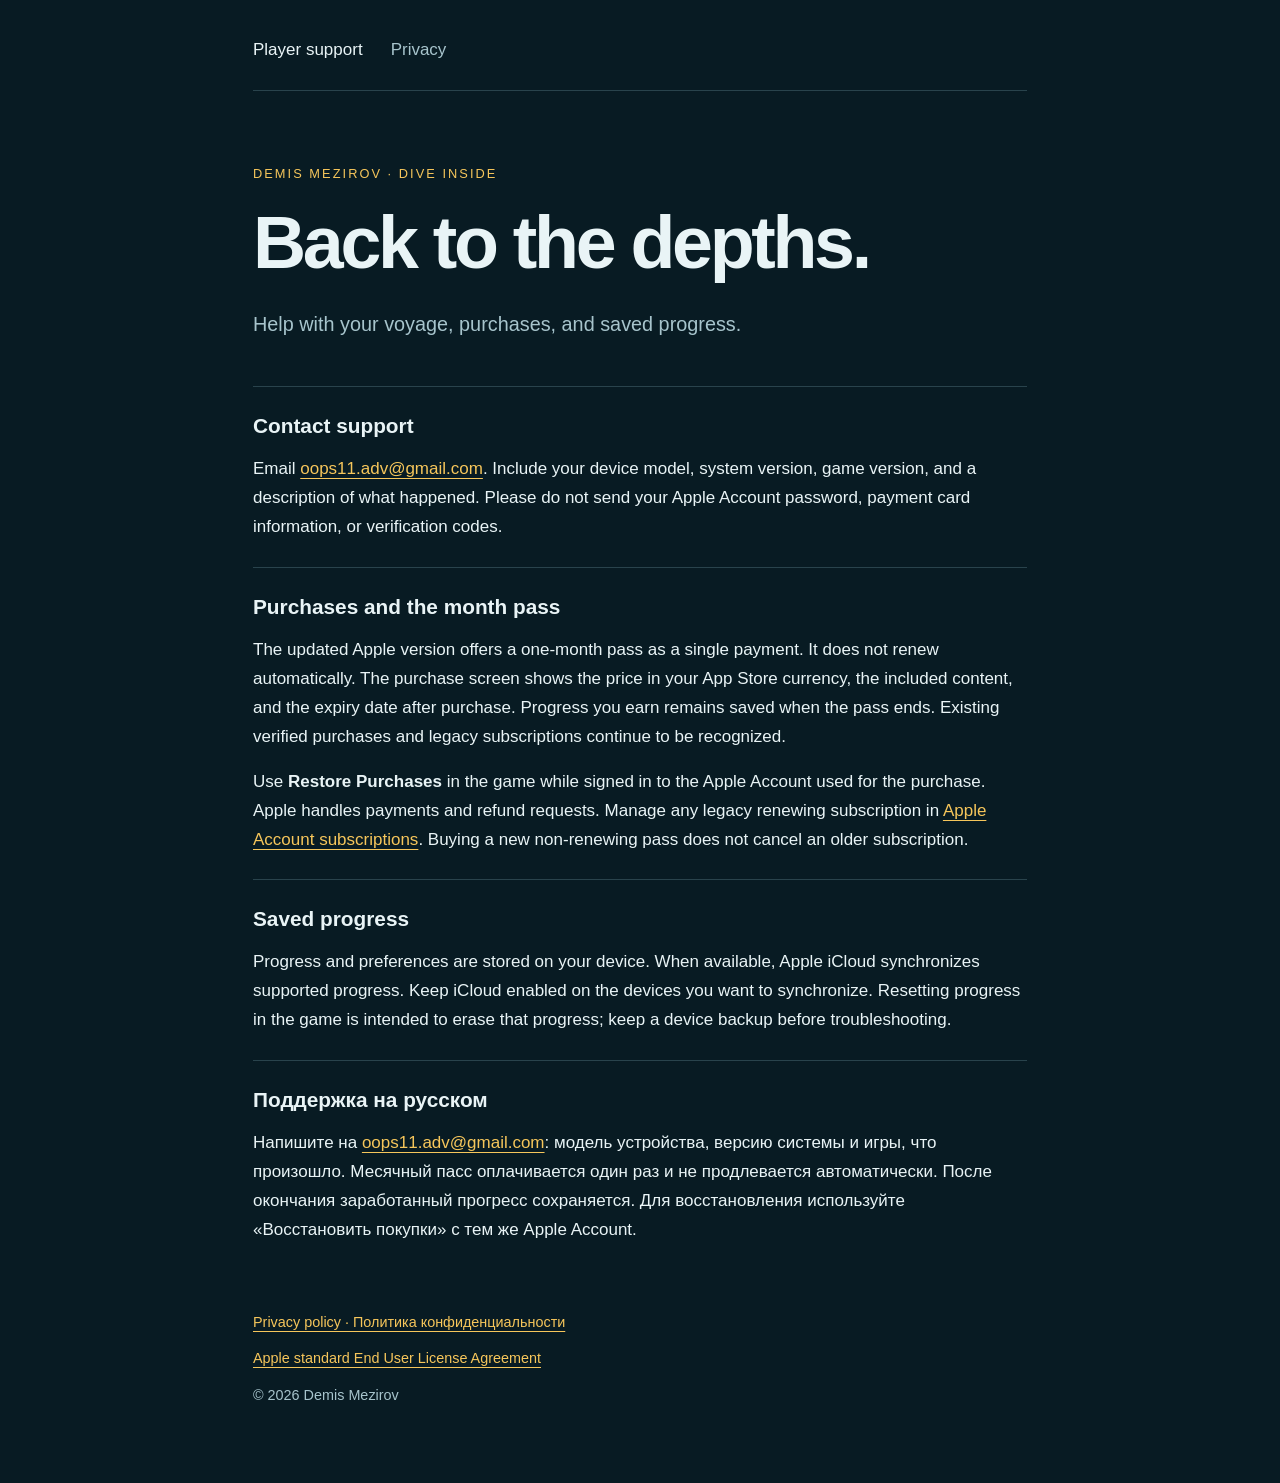
<file: index.html>
<!doctype html>
<html lang="en"><head><meta charset="utf-8"><meta name="viewport" content="width=device-width,initial-scale=1"><title>Dive Inside — Player support</title><link rel="stylesheet" href="style.css"><meta name="description" content="Official player support and privacy information for Dive Inside by Demis Mezirov."></head>
<body><main><nav><a href="index.html" aria-current="page">Player support</a><a href="privacy.html">Privacy</a></nav><p class="eyebrow">DEMIS MEZIROV · DIVE INSIDE</p><h1>Back to the depths.</h1><p class="intro">Help with your voyage, purchases, and saved progress.</p><section><h2>Contact support</h2><p>Email <a href="mailto:oops11.adv@gmail.com">oops11.adv@gmail.com</a>. Include your device model, system version, game version, and a description of what happened. Please do not send your Apple Account password, payment card information, or verification codes.</p></section><section><h2>Purchases and the month pass</h2><p>The updated Apple version offers a one-month pass as a single payment. It does not renew automatically. The purchase screen shows the price in your App Store currency, the included content, and the expiry date after purchase. Progress you earn remains saved when the pass ends. Existing verified purchases and legacy subscriptions continue to be recognized.</p><p>Use <strong>Restore Purchases</strong> in the game while signed in to the Apple Account used for the purchase. Apple handles payments and refund requests. Manage any legacy renewing subscription in <a href="https://apps.apple.com/account/subscriptions">Apple Account subscriptions</a>. Buying a new non-renewing pass does not cancel an older subscription.</p></section><section><h2>Saved progress</h2><p>Progress and preferences are stored on your device. When available, Apple iCloud synchronizes supported progress. Keep iCloud enabled on the devices you want to synchronize. Resetting progress in the game is intended to erase that progress; keep a device backup before troubleshooting.</p></section><section lang="ru"><h2>Поддержка на русском</h2><p>Напишите на <a href="mailto:oops11.adv@gmail.com">oops11.adv@gmail.com</a>: модель устройства, версию системы и игры, что произошло. Месячный пасс оплачивается один раз и не продлевается автоматически. После окончания заработанный прогресс сохраняется. Для восстановления используйте «Восстановить покупки» с тем же Apple Account.</p></section><footer><p><a href="privacy.html">Privacy policy · Политика конфиденциальности</a></p><p><a href="https://www.apple.com/legal/internet-services/itunes/dev/stdeula/">Apple standard End User License Agreement</a></p><p>© 2026 Demis Mezirov</p></footer></main></body></html>
</file>
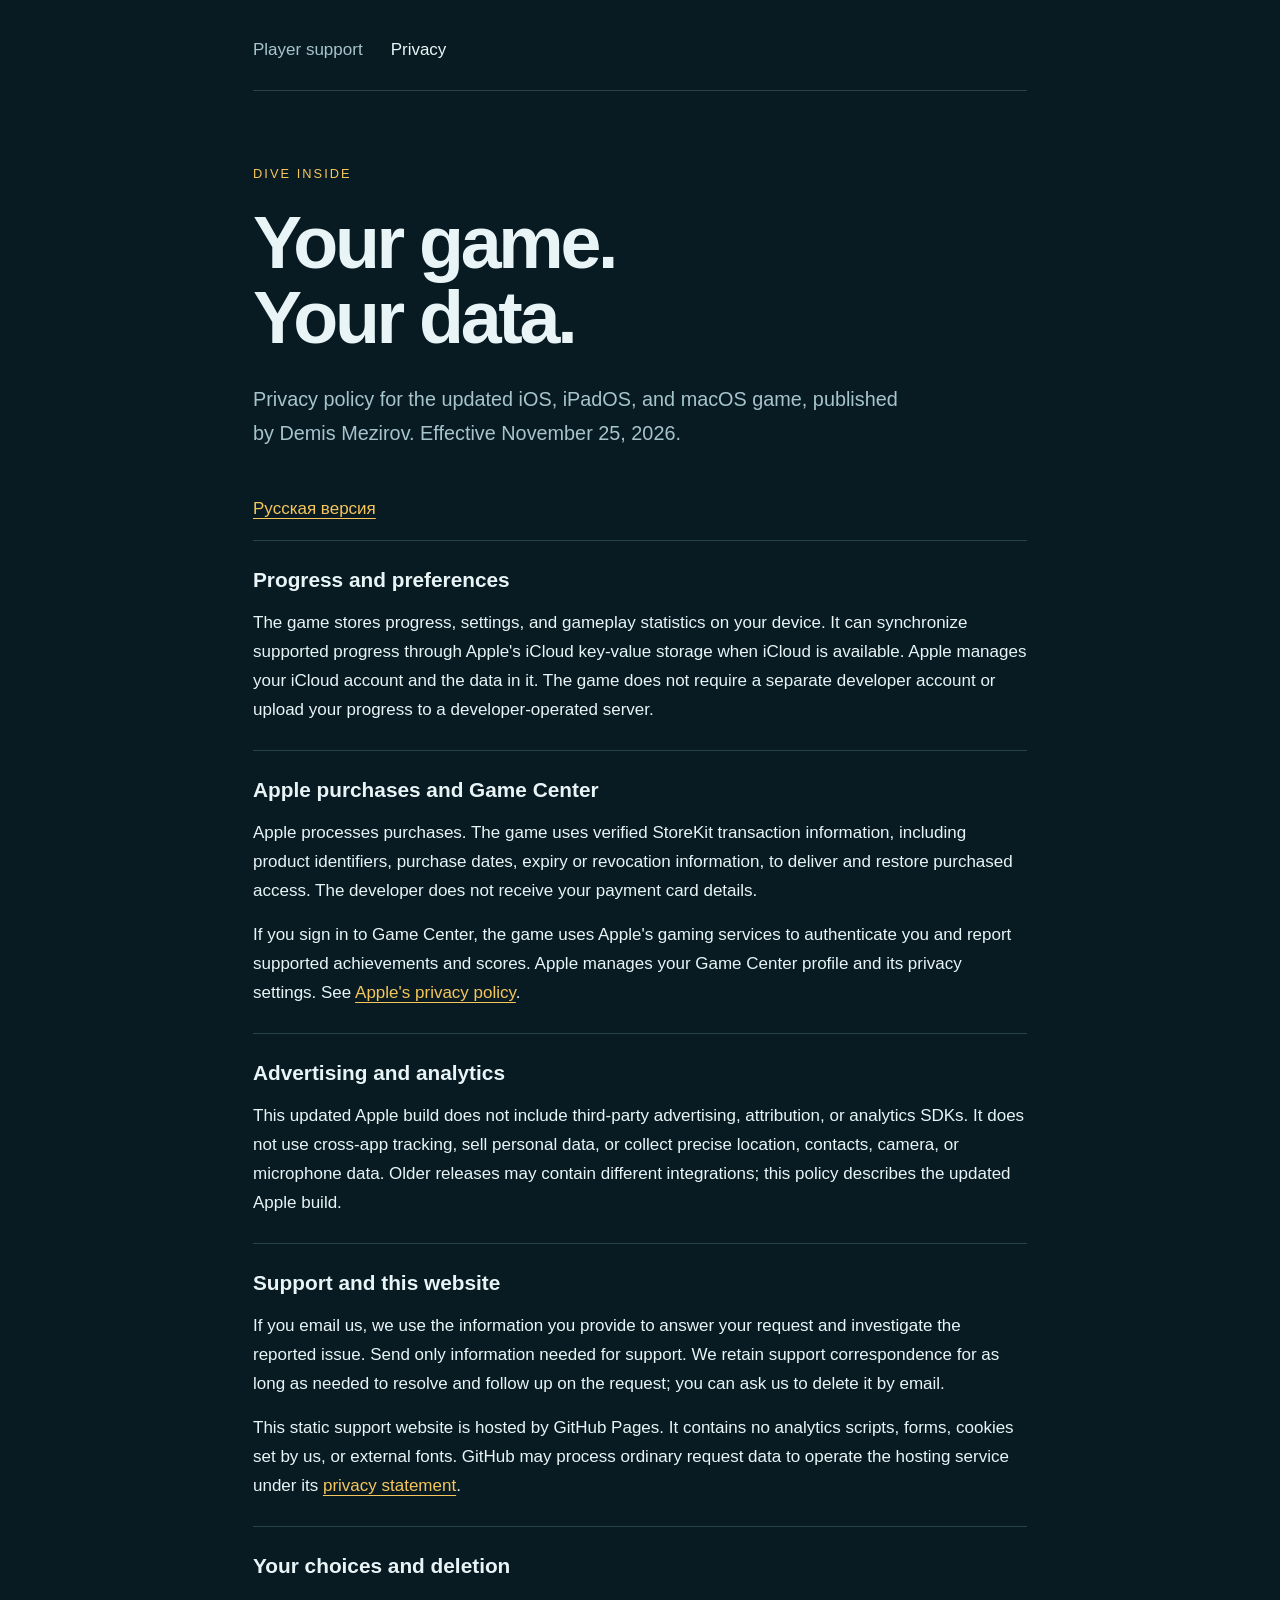
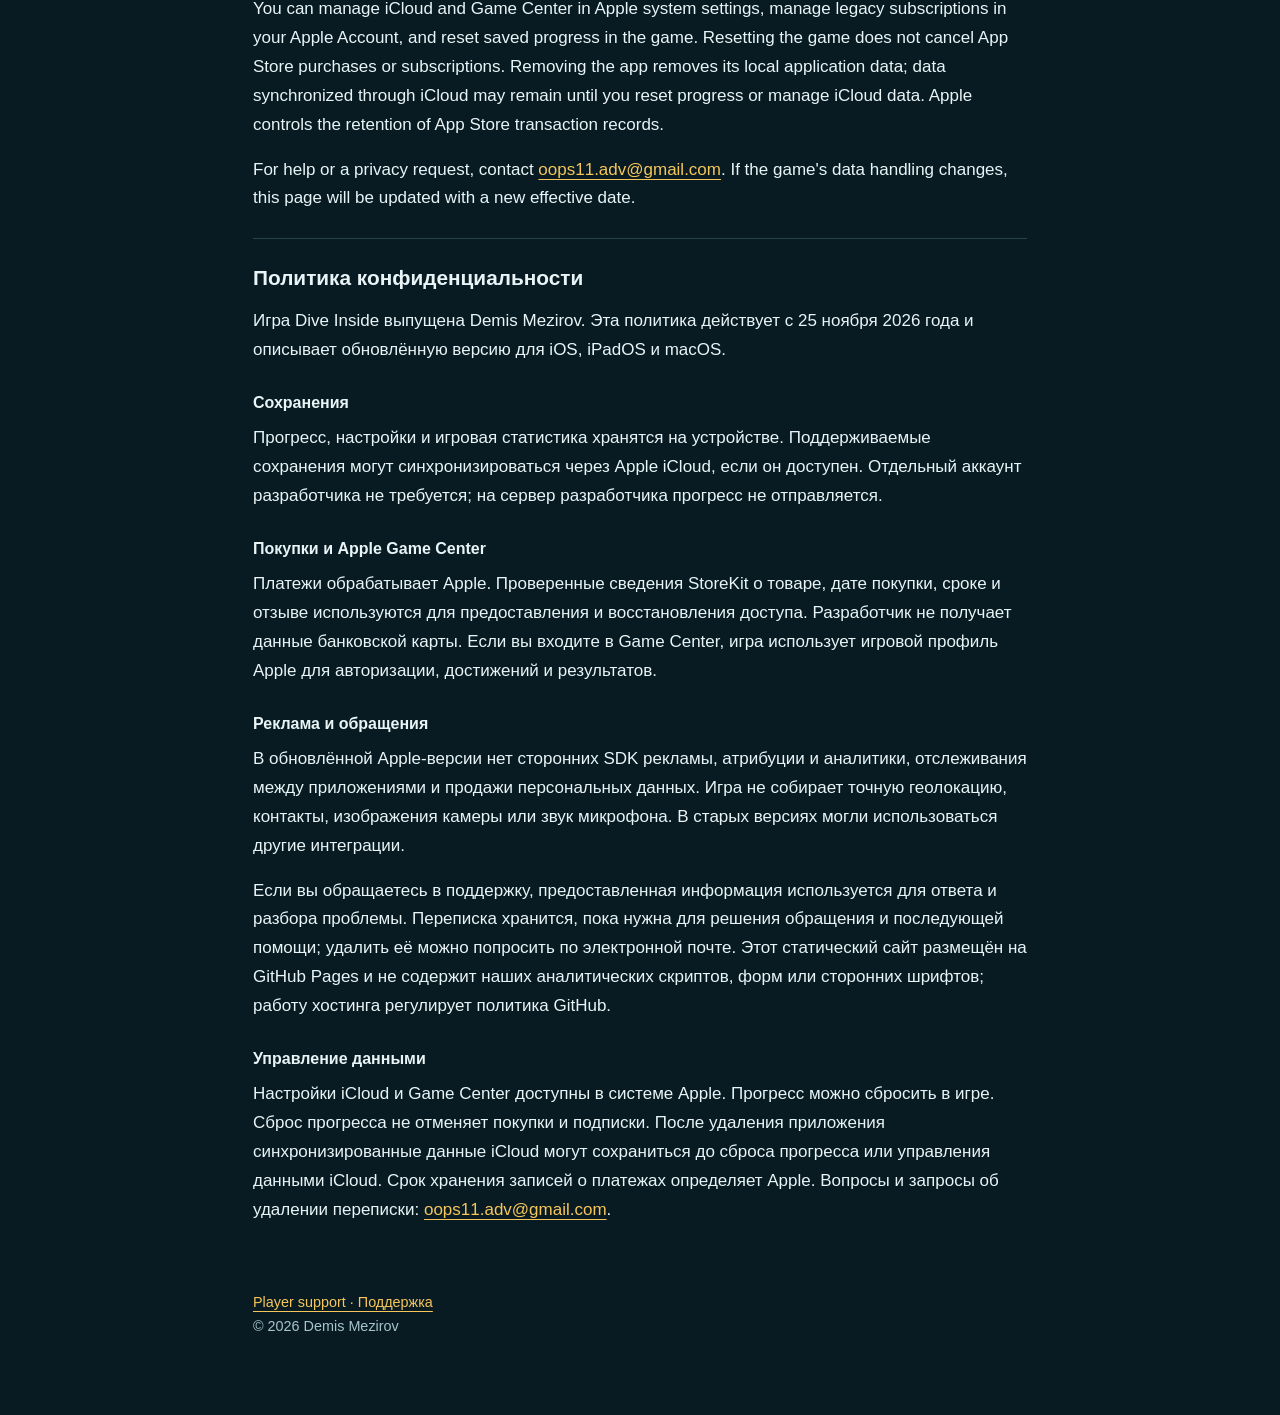
<file: privacy.html>
<!doctype html>
<html lang="en"><head><meta charset="utf-8"><meta name="viewport" content="width=device-width,initial-scale=1"><title>Dive Inside — Privacy policy</title><link rel="stylesheet" href="style.css"><meta name="description" content="Privacy policy for the modern iOS, iPadOS and macOS version of Dive Inside."></head>
<body><main><nav><a href="index.html">Player support</a><a href="privacy.html" aria-current="page">Privacy</a></nav><p class="eyebrow">DIVE INSIDE</p><h1>Your game.<br>Your data.</h1><p class="intro">Privacy policy for the updated iOS, iPadOS, and macOS game, published by Demis Mezirov. Effective November 25, 2026.</p><p><a href="#russian">Русская версия</a></p><section><h2>Progress and preferences</h2><p>The game stores progress, settings, and gameplay statistics on your device. It can synchronize supported progress through Apple's iCloud key-value storage when iCloud is available. Apple manages your iCloud account and the data in it. The game does not require a separate developer account or upload your progress to a developer-operated server.</p></section><section><h2>Apple purchases and Game Center</h2><p>Apple processes purchases. The game uses verified StoreKit transaction information, including product identifiers, purchase dates, expiry or revocation information, to deliver and restore purchased access. The developer does not receive your payment card details.</p><p>If you sign in to Game Center, the game uses Apple's gaming services to authenticate you and report supported achievements and scores. Apple manages your Game Center profile and its privacy settings. See <a href="https://www.apple.com/legal/privacy/">Apple's privacy policy</a>.</p></section><section><h2>Advertising and analytics</h2><p>This updated Apple build does not include third-party advertising, attribution, or analytics SDKs. It does not use cross-app tracking, sell personal data, or collect precise location, contacts, camera, or microphone data. Older releases may contain different integrations; this policy describes the updated Apple build.</p></section><section><h2>Support and this website</h2><p>If you email us, we use the information you provide to answer your request and investigate the reported issue. Send only information needed for support. We retain support correspondence for as long as needed to resolve and follow up on the request; you can ask us to delete it by email.</p><p>This static support website is hosted by GitHub Pages. It contains no analytics scripts, forms, cookies set by us, or external fonts. GitHub may process ordinary request data to operate the hosting service under its <a href="https://docs.github.com/en/site-policy/privacy-policies/github-general-privacy-statement">privacy statement</a>.</p></section><section><h2>Your choices and deletion</h2><p>You can manage iCloud and Game Center in Apple system settings, manage legacy subscriptions in your Apple Account, and reset saved progress in the game. Resetting the game does not cancel App Store purchases or subscriptions. Removing the app removes its local application data; data synchronized through iCloud may remain until you reset progress or manage iCloud data. Apple controls the retention of App Store transaction records.</p><p>For help or a privacy request, contact <a href="mailto:oops11.adv@gmail.com">oops11.adv@gmail.com</a>. If the game's data handling changes, this page will be updated with a new effective date.</p></section><section id="russian" lang="ru"><h2>Политика конфиденциальности</h2><p>Игра Dive Inside выпущена Demis Mezirov. Эта политика действует с 25 ноября 2026 года и описывает обновлённую версию для iOS, iPadOS и macOS.</p><h3>Сохранения</h3><p>Прогресс, настройки и игровая статистика хранятся на устройстве. Поддерживаемые сохранения могут синхронизироваться через Apple iCloud, если он доступен. Отдельный аккаунт разработчика не требуется; на сервер разработчика прогресс не отправляется.</p><h3>Покупки и Apple Game Center</h3><p>Платежи обрабатывает Apple. Проверенные сведения StoreKit о товаре, дате покупки, сроке и отзыве используются для предоставления и восстановления доступа. Разработчик не получает данные банковской карты. Если вы входите в Game Center, игра использует игровой профиль Apple для авторизации, достижений и результатов.</p><h3>Реклама и обращения</h3><p>В обновлённой Apple-версии нет сторонних SDK рекламы, атрибуции и аналитики, отслеживания между приложениями и продажи персональных данных. Игра не собирает точную геолокацию, контакты, изображения камеры или звук микрофона. В старых версиях могли использоваться другие интеграции.</p><p>Если вы обращаетесь в поддержку, предоставленная информация используется для ответа и разбора проблемы. Переписка хранится, пока нужна для решения обращения и последующей помощи; удалить её можно попросить по электронной почте. Этот статический сайт размещён на GitHub Pages и не содержит наших аналитических скриптов, форм или сторонних шрифтов; работу хостинга регулирует политика GitHub.</p><h3>Управление данными</h3><p>Настройки iCloud и Game Center доступны в системе Apple. Прогресс можно сбросить в игре. Сброс прогресса не отменяет покупки и подписки. После удаления приложения синхронизированные данные iCloud могут сохраниться до сброса прогресса или управления данными iCloud. Срок хранения записей о платежах определяет Apple. Вопросы и запросы об удалении переписки: <a href="mailto:oops11.adv@gmail.com">oops11.adv@gmail.com</a>.</p></section><footer><a href="index.html">Player support · Поддержка</a><p>© 2026 Demis Mezirov</p></footer></main></body></html>
</file>
<file: style.css>
:root{color-scheme:dark;--ink:#e9f4f6;--muted:#a7c4cc;--accent:#f6c65b;--line:#29434c}*{box-sizing:border-box}html{scroll-behavior:smooth}body{margin:0;background:#081b23;color:var(--ink);font:17px/1.7 -apple-system,BlinkMacSystemFont,"Segoe UI",sans-serif}main{max-width:830px;margin:auto;padding:36px 28px 64px}nav{display:flex;gap:28px;border-bottom:1px solid var(--line);padding-bottom:25px;margin-bottom:72px}a{color:var(--accent);text-underline-offset:.25em}nav a{color:var(--muted);text-decoration:none}nav [aria-current]{color:var(--ink)}a:focus-visible{outline:2px solid var(--accent);outline-offset:6px}.eyebrow{font-size:.8rem;letter-spacing:.16em;color:var(--accent)}h1{font-size:clamp(2.9rem,7vw,4.6rem);line-height:1.02;letter-spacing:-.045em;margin:20px 0 28px;font-weight:650}.intro{font-size:1.24rem;color:var(--muted);margin-bottom:45px;max-width:650px}section{padding:25px 0;border-top:1px solid var(--line)}h2{font-size:1.3rem;line-height:1.3;margin:0 0 16px}h3{font-size:1rem;margin:24px 0 8px}p{margin:0 0 16px}section p:last-child{margin-bottom:0}footer{padding-top:40px;color:var(--muted);font-size:.9rem}footer p{margin-bottom:12px}@media(max-width:480px){main{padding:24px 22px 44px}nav{margin-bottom:48px;gap:24px}}@media(prefers-reduced-motion:reduce){html{scroll-behavior:auto}}
</file>
